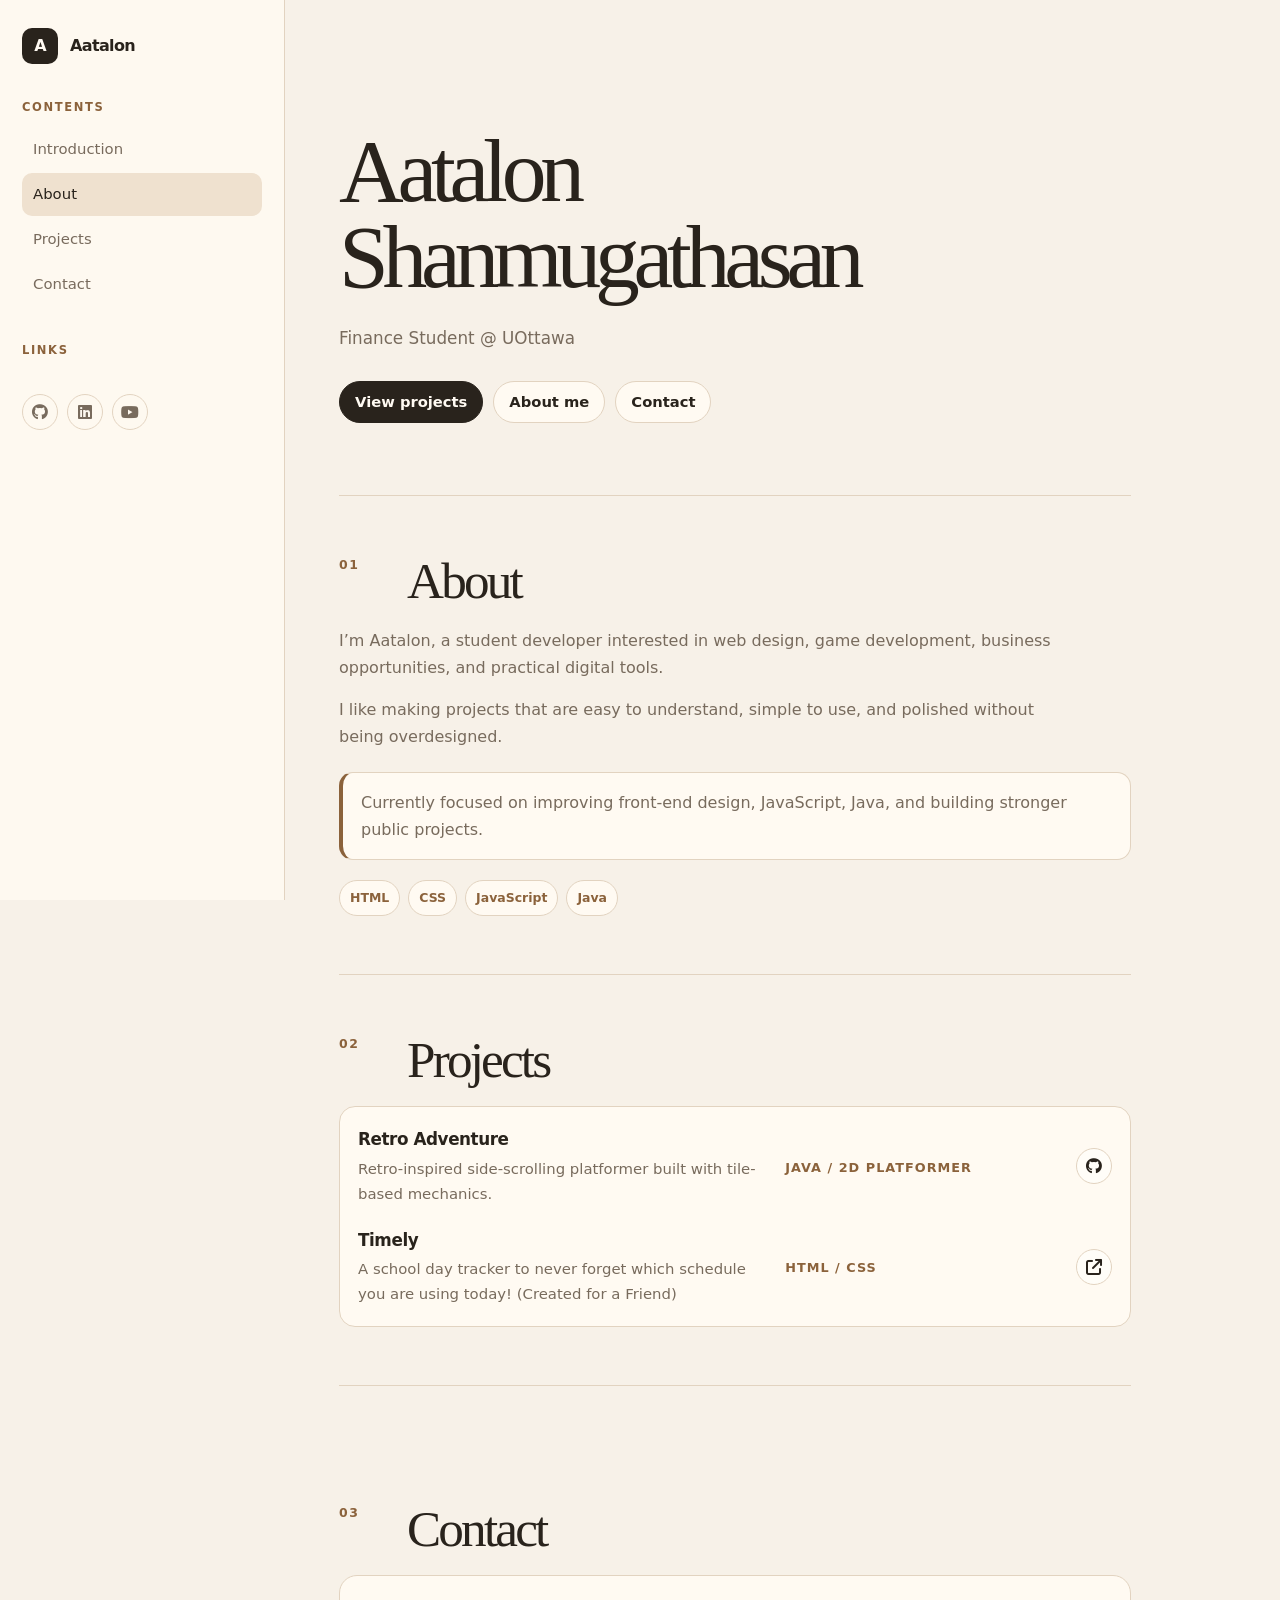
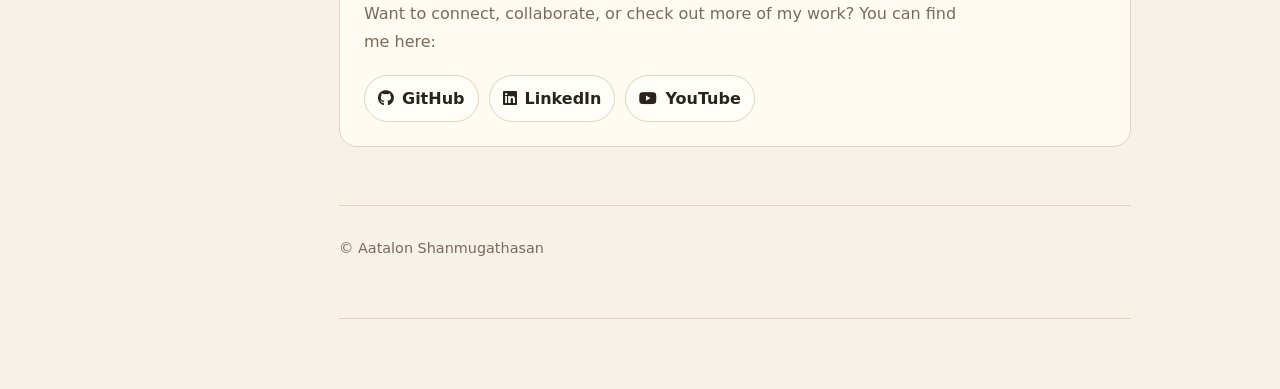
<file: index.html>
<!DOCTYPE html>
<html lang="en">
  <div id="click-container"></div>
<head>
  <meta charset="UTF-8" />
  <meta name="viewport" content="width=device-width, initial-scale=1.0" />
  <title>Aatalon</title>

  <link rel="stylesheet" href="https://cdnjs.cloudflare.com/ajax/libs/font-awesome/6.5.1/css/all.min.css">
  <link rel="stylesheet" href="style.css" />
</head>
<body>
  <div class="layout">
    <aside class="sidebar">
      <a class="logo" href="#top">
        <span class="logo-mark">A</span>
        <span>Aatalon</span>
      </a>

      <p class="nav-title">Contents</p>
      <nav class="nav">
        <a href="#intro">Introduction</a>
        <a href="#about">About</a>
        <a href="#projects">Projects</a>
        <a href="#contact">Contact</a>
      </nav>

      <p class="nav-title">Links</p>
      <div class="sidebar-socials">
        <a href="https://github.com/aatalon" target="_blank" aria-label="GitHub">
          <i class="fab fa-github"></i>
        </a>
        <a href="https://www.linkedin.com/in/aatalonshan/" target="_blank" aria-label="LinkedIn">
          <i class="fab fa-linkedin"></i>
        </a>
        <a href="https://www.youtube.com/@Axyanz" target="_blank" aria-label="YouTube">
          <i class="fab fa-youtube"></i>
        </a>
      </div>
    </aside>

    <main class="content" id="top">
      <section class="hero" id="intro">
        <p class="kicker"></p>
        <h1>Aatalon Shanmugathasan</h1>
        <p>
          Finance Student @ UOttawa
        </p>

        <div class="quick-links">
          <a class="primary" href="#projects">View projects</a>
          <a href="#about">About me</a>
          <a href="#contact">Contact</a>
        </div>
      </section>

      <section class="doc-section" id="about">
        <div class="section-top">
          <p class="number">01</p>
          <h2>About</h2>
        </div>

        <div class="text-block">
          <p>
            I’m Aatalon, a student developer interested in web design, game development,
            business opportunities, and practical digital tools.
          </p>
          <p>
            I like making projects that are easy to understand, simple to use, and polished
            without being overdesigned.
          </p>
        </div>

        <div class="note">
          Currently focused on improving front-end design, JavaScript, Java,
          and building stronger public projects.
        </div>

        <div class="tags">
          <span>HTML</span>
          <span>CSS</span>
          <span>JavaScript</span>
          <span>Java</span>
        </div>
      </section>

      <section class="doc-section" id="projects">
        <div class="section-top">
          <p class="number">02</p>
          <h2>Projects</h2>
        </div>

<div class="project-table">

  <article class="project-row">
    <div>
      <h3>Retro Adventure</h3>
      <p>Retro-inspired side-scrolling platformer built with tile-based mechanics.</p>
    </div>

    <p class="project-meta">
      Java / 2D Platformer
    </p>

    <div class="project-actions">
      <a href="https://github.com/aatalon/Retro-Adventure"
         target="_blank"
         aria-label="GitHub">
        <i class="fab fa-github"></i>
      </a>
    </div>

    <div>
      <h3>Timely</h3>
      <p>A school day tracker to never forget which schedule you are using today! (Created for a Friend)</p>
    </div>

    <p class="project-meta">
      HTML / CSS
    </p>

    <div class="project-actions">
      <a href="https://aatalon.github.io/timely.github.io/"
         target="_blank"
         aria-label="GitHub">
        <i class="fa-solid fa-arrow-up-right-from-square"></i>
      </a>
    </div>
  </article>

</div>
</section>

<section class="doc-section" id="contact">

      <section class="doc-section" id="contact">
        <div class="section-top">
          <p class="number">03</p>
          <h2>Contact</h2>
        </div>

        <div class="contact-box">
          <p>Want to connect, collaborate, or check out more of my work? You can find me here:</p>
          <div class="contact-links">
            <a href="https://github.com/aatalon" target="_blank">
              <i class="fab fa-github"></i> GitHub
            </a>
            <a href="https://www.linkedin.com/in/aatalonshan/" target="_blank">
              <i class="fab fa-linkedin"></i> LinkedIn
            </a>
            <a href="https://www.youtube.com/@Axyanz" target="_blank">
              <i class="fab fa-youtube"></i> YouTube
            </a>
          </div>
        </div>
      </section>

      <footer>© Aatalon Shanmugathasan</footer>
    </main>
  </div>

  <script src="script.js"></script>
</body>
</html>
</file>
<file: style.css>
:root {
  --bg: #f7f1e8;
  --panel: #fffaf2;
  --panel-2: #fbf3e8;
  --text: #29231c;
  --muted: #786b5d;
  --line: #e2d3c0;
  --accent: #8b623b;
  --accent-soft: #efe1cf;
}

* {
  margin: 0;
  padding: 0;
  box-sizing: border-box;
}

html {
  scroll-behavior: smooth;
}

body {
  background: var(--bg);
  color: var(--text);
  font-family: Inter, ui-sans-serif, system-ui, -apple-system, BlinkMacSystemFont, "Segoe UI", sans-serif;
  line-height: 1.7;
}

a {
  color: inherit;
}

.layout {
  display: grid;
  grid-template-columns: 285px 1fr;
  min-height: 100vh;
}

.sidebar {
  position: sticky;
  top: 0;
  height: 100vh;
  padding: 28px 22px;
  border-right: 1px solid var(--line);
  background: rgba(255, 250, 242, 0.82);
  backdrop-filter: blur(14px);
}

.logo {
  display: flex;
  align-items: center;
  gap: 12px;
  text-decoration: none;
  font-weight: 800;
  letter-spacing: -0.04em;
}

.logo-mark {
  width: 36px;
  height: 36px;
  border-radius: 10px;
  display: grid;
  place-items: center;
  background: var(--text);
  color: var(--panel);
}

.sidebar small {
  display: block;
  margin-top: 8px;
  color: var(--muted);
}

.nav-title {
  margin: 34px 0 10px;
  color: var(--accent);
  font-size: 0.72rem;
  font-weight: 800;
  text-transform: uppercase;
  letter-spacing: 0.14em;
}

.nav {
  display: grid;
  gap: 2px;
}

.nav a {
  padding: 9px 11px;
  border-radius: 10px;
  color: var(--muted);
  text-decoration: none;
  font-size: 0.93rem;
  transition: 0.2s ease;
}

.nav a:hover,
.nav a.active {
  background: var(--accent-soft);
  color: var(--text);
}

.sidebar-socials {
  display: flex;
  gap: 9px;
  margin-top: 34px;
}

.sidebar-socials a {
  width: 36px;
  height: 36px;
  border-radius: 50%;
  display: grid;
  place-items: center;
  border: 1px solid var(--line);
  text-decoration: none;
  color: var(--muted);
  transition: 0.2s ease;
}

.sidebar-socials a:hover {
  background: var(--text);
  color: var(--panel);
}

.content {
  width: min(900px, 100%);
  padding: 54px 54px 70px;
}

.hero {
  padding: 50px 0 72px;
  border-bottom: 1px solid var(--line);
}

.kicker {
  color: var(--accent);
  font-size: 0.78rem;
  font-weight: 800;
  letter-spacing: 0.14em;
  text-transform: uppercase;
}

h1 {
  margin-top: 14px;
  max-width: 760px;
  font-family: Georgia, "Times New Roman", serif;
  font-weight: 500;
  font-size: clamp(3rem, 7vw, 6.2rem);
  line-height: 0.96;
  letter-spacing: -0.07em;
}

.hero p {
  max-width: 610px;
  margin-top: 24px;
  color: var(--muted);
  font-size: 1.05rem;
}

.quick-links {
  display: flex;
  flex-wrap: wrap;
  gap: 10px;
  margin-top: 28px;
}

.quick-links a,
.button {
  display: inline-flex;
  align-items: center;
  gap: 8px;
  min-height: 42px;
  padding: 0 15px;
  border: 1px solid var(--line);
  border-radius: 999px;
  background: var(--panel);
  color: var(--text);
  text-decoration: none;
  font-weight: 700;
  font-size: 0.92rem;
  transition: 0.2s ease;
}

.quick-links a:hover,
.button:hover {
  transform: translateY(-2px);
}

.quick-links a.primary {
  background: var(--text);
  color: var(--panel);
  border-color: var(--text);
}

.doc-section {
  padding: 58px 0;
  border-bottom: 1px solid var(--line);
  scroll-margin-top: 28px;
}

.section-top {
  display: grid;
  grid-template-columns: 52px 1fr;
  gap: 16px;
  margin-bottom: 20px;
}

.number {
  color: var(--accent);
  font-size: 0.78rem;
  font-weight: 800;
  letter-spacing: 0.12em;
}

h2 {
  font-family: Georgia, "Times New Roman", serif;
  font-size: clamp(2rem, 4vw, 3.2rem);
  line-height: 1.05;
  font-weight: 500;
  letter-spacing: -0.055em;
}

.text-block {
  max-width: 720px;
  color: var(--muted);
}

.text-block p + p {
  margin-top: 14px;
}

.note {
  margin-top: 22px;
  padding: 16px 18px;
  border: 1px solid var(--line);
  border-left: 4px solid var(--accent);
  border-radius: 14px;
  background: var(--panel);
  color: var(--muted);
}

.tags {
  display: flex;
  flex-wrap: wrap;
  gap: 8px;
  margin-top: 20px;
}

.tags span {
  padding: 6px 10px;
  border-radius: 999px;
  border: 1px solid var(--line);
  background: var(--panel);
  color: var(--accent);
  font-size: 0.78rem;
  font-weight: 750;
}

.project-table {
  display: grid;
  border: 1px solid var(--line);
  border-radius: 16px;
  overflow: hidden;
  background: var(--panel);
}

.project-row {
  display: grid;
  grid-template-columns: 1.2fr 0.8fr auto;
  gap: 18px;
  align-items: center;
  padding: 18px;
  border-bottom: 1px solid var(--line);
  transition: 0.2s ease;
}

.project-row:last-child {
  border-bottom: 0;
}

.project-row:hover {
  background: var(--panel-2);
}

.project-row h3 {
  font-size: 1.05rem;
  letter-spacing: -0.025em;
}

.project-row p {
  color: var(--muted);
  font-size: 0.93rem;
  margin-top: 3px;
}

.project-meta {
  color: var(--accent) !important;
  font-size: 0.8rem !important;
  font-weight: 800;
  text-transform: uppercase;
  letter-spacing: 0.08em;
}

.project-actions {
  display: flex;
  gap: 8px;
  justify-content: flex-end;
}

.project-actions a {
  width: 36px;
  height: 36px;
  border-radius: 50%;
  display: grid;
  place-items: center;
  border: 1px solid var(--line);
  background: #fffdf8;
  color: var(--text);
  text-decoration: none;
  transition: 0.2s ease;
}

.project-actions a:hover {
  background: var(--text);
  color: var(--panel);
}

.stats {
  display: grid;
  grid-template-columns: repeat(3, 1fr);
  gap: 12px;
}

.stat {
  padding: 18px;
  border: 1px solid var(--line);
  border-radius: 16px;
  background: var(--panel);
}

.stat strong {
  display: block;
  font-family: Georgia, "Times New Roman", serif;
  font-size: 2.5rem;
  line-height: 1;
  color: var(--accent);
  font-weight: 500;
}

.stat span {
  color: var(--muted);
  font-size: 0.9rem;
}

.contact-box {
  padding: 24px;
  border: 1px solid var(--line);
  border-radius: 18px;
  background: var(--panel);
}

.contact-box p {
  color: var(--muted);
  max-width: 620px;
}

.contact-links {
  display: flex;
  flex-wrap: wrap;
  gap: 10px;
  margin-top: 20px;
}

.contact-links a {
  display: inline-flex;
  align-items: center;
  gap: 8px;
  padding: 9px 13px;
  border-radius: 999px;
  border: 1px solid var(--line);
  background: #fffdf8;
  text-decoration: none;
  font-weight: 700;
  transition: 0.2s ease;
}

.contact-links a:hover {
  background: var(--text);
  color: var(--panel);
}

footer {
  padding-top: 30px;
  color: var(--muted);
  font-size: 0.9rem;
}

@media (max-width: 900px) {
  .layout {
    display: block;
  }

  .sidebar {
    position: relative;
    height: auto;
    border-right: 0;
    border-bottom: 1px solid var(--line);
  }

  .nav {
    display: flex;
    flex-wrap: wrap;
  }

  .sidebar-socials {
    margin-top: 18px;
  }

  .content {
    width: 100%;
    padding: 32px 22px 56px;
  }

  .hero {
    padding-top: 30px;
    min-height: auto;
  }

  .section-top {
    grid-template-columns: 1fr;
  }

  .project-row {
    grid-template-columns: 1fr;
  }

  .project-actions {
    justify-content: flex-start;
  }

  .stats {
    grid-template-columns: 1fr;
  }
  #click-container{
    position:fixed;
    inset:0;
    pointer-events:none;
    z-index:9999;
}

.click-effect{
    position:absolute;
    width:15px;
    height:15px;
    border-radius:50%;
    background:#b98b61;
    transform:translate(-50%,-50%);
    animation:expand .7s ease-out forwards;
}

@keyframes expand{
    0%{
        opacity:0.8;
        transform:translate(-50%,-50%) scale(.2);
    }

    100%{
        opacity:0;
        transform:translate(-50%,-50%) scale(6);
    }
}
}
</file>
